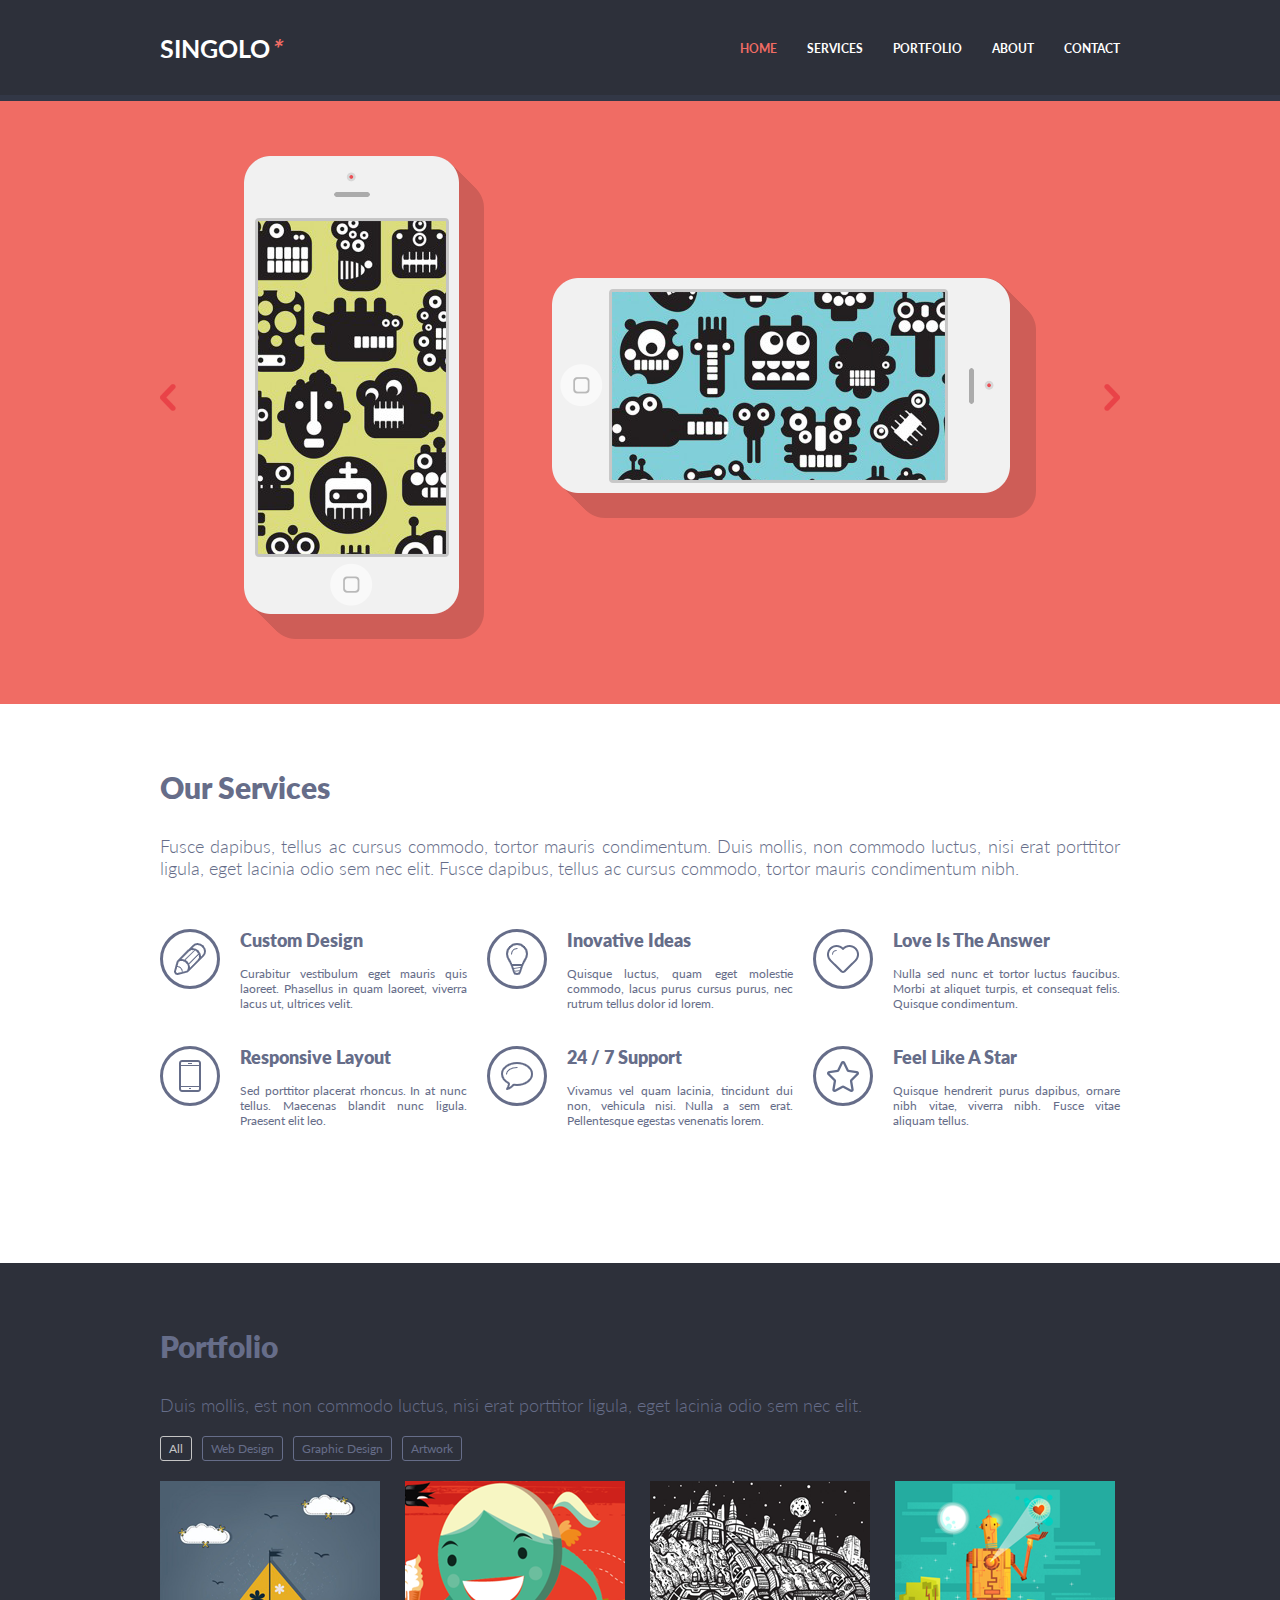
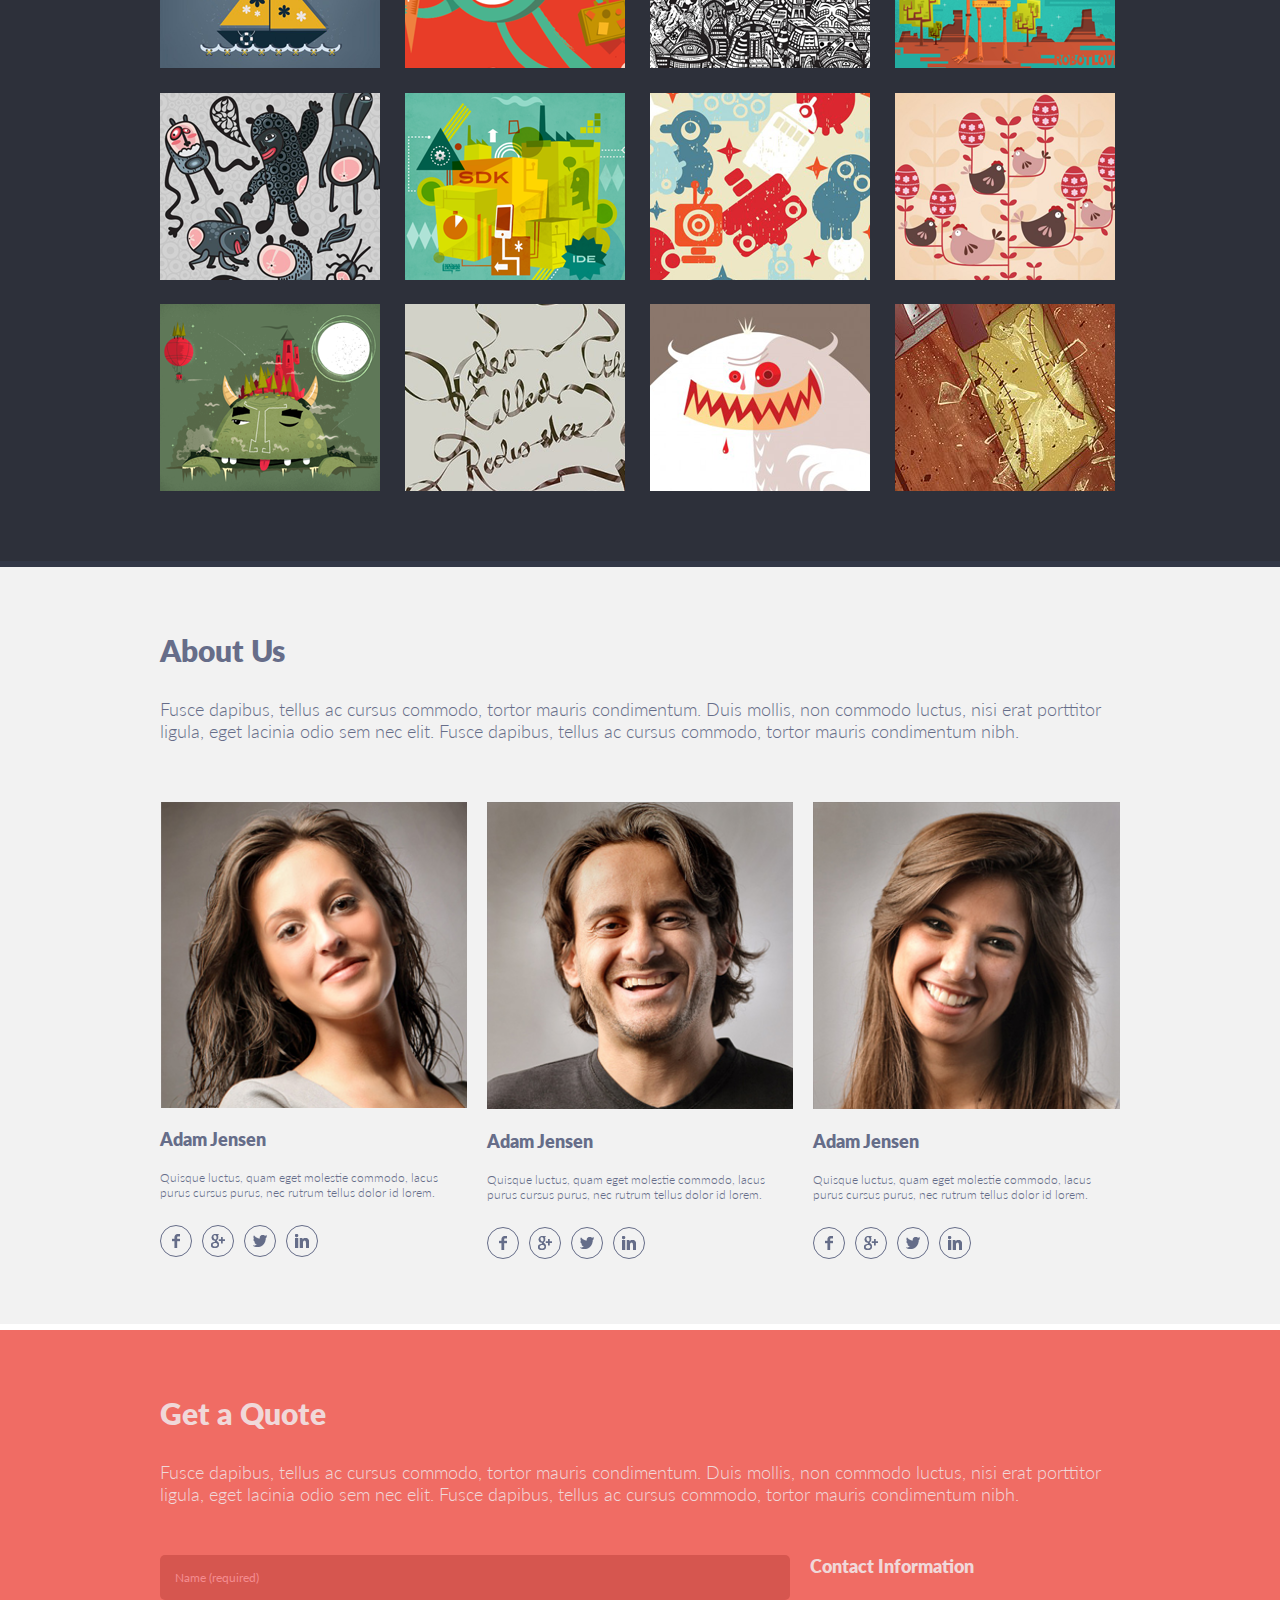
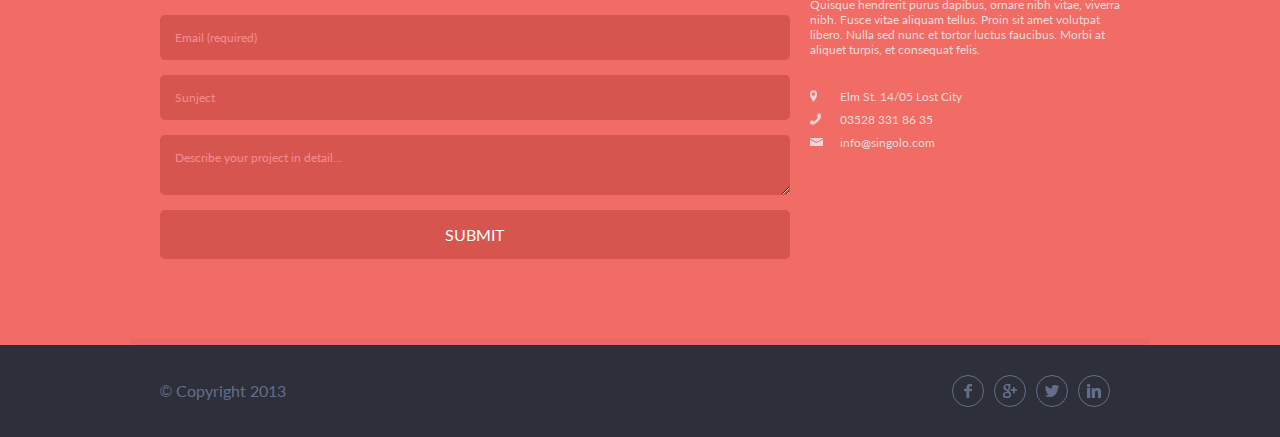
<file: index.html>
<!DOCTYPE html>
<html lang="en">
<head>
    <meta charset="UTF-8">
    <title>Title</title>
    <link rel="stylesheet" href="assets/fonts/lato/lato.css">
    <link rel="stylesheet" href="style.css">
</head>
<body>
    <header>
        <div class="container header_inner">
            <a href="#" class="logo">Singolo<i>*</i></a>
            <ul class="menu">
                <li><a href="#" class="active">Home</a></li>
                <li><a href="#">Services</a></li>
                <li><a href="#">Portfolio</a></li>
                <li><a href="#">About</a></li>
                <li><a href="#">Contact</a></li>
            </ul>
        </div>
    </header>

    <div class="slider">
        <div class="container slider_inner">
            <img src="assets/img/arrow-left.png" alt="Стрелка влево">
            <img src="assets/img/iphone_vertical.png" alt="iPhone вертикально">
            <img src="assets/img/iphone_horizontal.png" alt="iPhone горизонтально">
            <img src="assets/img/arrow-right.png" alt="Стрелка вправо">
        </div>
    </div>

    <div class="container discription">
        <h1 class="discription__title">Our Services</h1>
        <p class="discription__text">Fusce dapibus, tellus ac cursus commodo, tortor mauris condimentum. Duis mollis, non commodo luctus, nisi erat porttitor ligula, eget lacinia odio sem nec elit. Fusce dapibus, tellus ac cursus commodo, tortor mauris condimentum nibh.</p>
    </div>

    <div class="container">
        <div class="utp_wrap">
            <div class="utp">
                <div class="utp__icon">
                    <img src="assets/img/pen.png" alt="Иконка карандашь">
                </div>
                <div class="utp__info">
                    <h1 class="utp__title">Custom Design</h1>
                    <p class="utp__text">Curabitur vestibulum eget mauris quis laoreet. Phasellus in quam laoreet, viverra lacus ut, ultrices velit.</p>
                </div>
            </div>
            <div class="utp">
                <div class="utp__icon">
                    <img src="assets/img/bulb.png" alt="Иконка лампочка">
                </div>
                <div class="utp__info">
                    <h1 class="utp__title">Inovative Ideas</h1>
                    <p class="utp__text">Quisque luctus, quam eget molestie commodo, lacus purus cursus purus, nec rutrum tellus dolor id lorem.</p>
                </div>
            </div>
            <div class="utp">
                <div class="utp__icon">
                    <img src="assets/img/heart.png" alt="Иконка сердце">
                </div>
                <div class="utp__info">
                    <h1 class="utp__title">Love Is The Answer</h1>
                    <p class="utp__text">Nulla sed nunc et tortor luctus faucibus. Morbi at aliquet turpis, et consequat felis. Quisque condimentum.</p>
                </div>
            </div>
            <div class="utp">
                <div class="utp__icon">
                    <img src="assets/img/phone.png" alt="Иконка телефон">
                </div>
                <div class="utp__info">
                    <h1 class="utp__title">Responsive Layout</h1>
                    <p class="utp__text">Sed porttitor placerat rhoncus. In at nunc tellus. Maecenas blandit nunc ligula. Praesent elit leo.</p>
                </div>
            </div>
            <div class="utp">
                <div class="utp__icon">
                    <img src="assets/img/bubble.png" alt="Иконка поддержка">
                </div>
                <div class="utp__info">
                    <h1 class="utp__title">24 / 7 Support</h1>
                    <p class="utp__text">Vivamus vel quam lacinia, tincidunt dui non, vehicula nisi. Nulla a sem erat. Pellentesque egestas venenatis lorem.</p>
                </div>
            </div>
            <div class="utp">
                <div class="utp__icon">
                    <img src="assets/img/star.png" alt="Иконка звёздочка">
                </div>
                <div class="utp__info">
                    <h1 class="utp__title">Feel Like A Star</h1>
                    <p class="utp__text">Quisque hendrerit purus dapibus, ornare nibh vitae, viverra nibh. Fusce vitae aliquam tellus.</p>
                </div>
            </div>
        </div>
    </div>

    <section class="portfolio">
        <div class="container">
            <a href="#" class="title">Portfolio</a>
            <p class="text text-lg">Duis mollis, est non commodo luctus, nisi erat porttitor ligula, eget lacinia odio sem nec elit.</p>
            <ul class="portfolio__list">
                <li class="portfolio__list--active">All</li>
                <li>Web Design</li>
                <li>Graphic Design</li>
                <li>Artwork</li>
            </ul>
            <div class="portfolio_inner">
                <div class="portfolio__item"><img src="assets/img/portfolio_11.png" alt=""></div>
                <div class="portfolio__item"><img src="assets/img/portfolio_8.png" alt=""></div>
                <div class="portfolio__item"><img src="assets/img/portfolio_5.png" alt=""></div>
                <div class="portfolio__item"><img src="assets/img/portfolio_3.png" alt=""></div>
                <div class="portfolio__item"><img src="assets/img/portfolio_10.png" alt=""></div>
                <div class="portfolio__item"><img src="assets/img/portfolio_7.png" alt=""></div>
                <div class="portfolio__item"><img src="assets/img/portfolio_12.png" alt=""></div>
                <div class="portfolio__item"><img src="assets/img/portfolio_2.png" alt=""></div>
                <div class="portfolio__item"><img src="assets/img/portfolio_9.png" alt=""></div>
                <div class="portfolio__item"><img src="assets/img/portfolio_6.png" alt=""></div>
                <div class="portfolio__item"><img src="assets/img/portfolio_4.png" alt=""></div>
                <div class="portfolio__item"><img src="assets/img/portfolio_1.png" alt=""></div>
            </div>
        </div>
    </section>
    <section class="about">
        <div class="container">
            <h2 href="#" class="title">About Us</h2>
            <p class="text text-lg">Fusce dapibus, tellus ac cursus commodo, tortor mauris condimentum. Duis mollis, non commodo luctus, nisi erat porttitor ligula, eget lacinia odio sem nec elit. Fusce dapibus, tellus ac cursus commodo, tortor mauris condimentum nibh.</p>
            <div class="team">
                <div class="team__item">
                    <img src="assets/img/team_2.png" alt="">
                    <h6 class="team__title">Adam Jensen</h6>
                    <p class="text text-sm">Quisque luctus, quam eget molestie commodo, lacus purus cursus purus, nec rutrum tellus dolor id lorem.</p>
                    <ul class="team__social">
                        <li><a href="#"><img src="assets/img/facebook.png" alt=""></a></li>
                        <li><a href="#"><img src="assets/img/google+.png" alt=""></a></li>
                        <li><a href="#"><img src="assets/img/twitter.png" alt=""></a></li>
                        <li><a href="#"><img src="assets/img/linkedin.png" alt=""></a></li>
                    </ul>
                </div>
                <div class="team__item">
                    <img src="assets/img/team_3.png" alt="">
                    <h6 class="team__title">Adam Jensen</h6>
                    <p class="text text-sm">Quisque luctus, quam eget molestie commodo, lacus purus cursus purus, nec rutrum tellus dolor id lorem.</p>
                    <ul class="team__social">
                        <li><a href="#"><img src="assets/img/facebook.png" alt=""></a></li>
                        <li><a href="#"><img src="assets/img/google+.png" alt=""></a></li>
                        <li><a href="#"><img src="assets/img/twitter.png" alt=""></a></li>
                        <li><a href="#"><img src="assets/img/linkedin.png" alt=""></a></li>
                    </ul>
                </div>
                <div class="team__item">
                    <img src="assets/img/team_1.png" alt="">
                    <h6 class="team__title">Adam Jensen</h6>
                    <p class="text text-sm">Quisque luctus, quam eget molestie commodo, lacus purus cursus purus, nec rutrum tellus dolor id lorem.</p>
                    <ul class="team__social">
                        <li><a href="#"><img src="assets/img/facebook.png" alt=""></a></li>
                        <li><a href="#"><img src="assets/img/google+.png" alt=""></a></li>
                        <li><a href="#"><img src="assets/img/twitter.png" alt=""></a></li>
                        <li><a href="#"><img src="assets/img/linkedin.png" alt=""></a></li>
                    </ul>
                </div>
            </div>
        </div>
    </section>
    <section class="contacts">
        <div class="container">
            <a href="#" class="title text-pink">Get a Quote</a>
            <p class="text text-lg text-pink">Fusce dapibus, tellus ac cursus commodo, tortor mauris condimentum. Duis mollis, non commodo luctus, nisi erat porttitor ligula, eget lacinia odio sem nec elit. Fusce dapibus, tellus ac cursus commodo, tortor mauris condimentum nibh.</p>
        </div>
        <div class="container contacts_inner">
            <form class="form">
                <input type="text" class="form" placeholder="Name (required)" required>
                <input type="text" class="form" placeholder="Email (required)">
                <input type="text" class="form" placeholder="Sunject">
                <textarea class="form" placeholder="Describe your project in detail..."></textarea>
                <button class="form">Submit</button>
            </form>
            <div class="contacts__info">
                <h6 class="contacts__title title-sm text-pink">Contact Information</h6>
                <p class="contacts__text text text-sm text-pink">Quisque hendrerit purus dapibus, ornare nibh vitae, viverra nibh. Fusce vitae aliquam tellus. Proin sit amet volutpat libero. Nulla sed nunc et tortor luctus faucibus. Morbi at aliquet turpis, et consequat felis. </p>
                <ul class="contacts__list">
                    <li><img src="assets/img/location.png" alt=""> <span class="contacts__text text text-sm text-pink">Elm St. 14/05 Lost City</span></li>
                    <li><img src="assets/img/phone_footer.png" alt=""> <span class="contacts__text text text-sm text-pink">03528 331 86 35</span></li>
                    <li><img src="assets/img/mail.png" alt=""> <span class="contacts__text text text-sm text-pink">info@singolo.com</span></li>
                </ul>
            </div>
        </div>
    </section>
    <footer>
        <div class="container footer_wrap">
            <span class="footer__copyright">© Copyright 2013</span>
            <ul class="footer__social">
                <li><a href="#"><img src="assets/img/facebook.png" alt=""></a></li>
                <li><a href="#"><img src="assets/img/google+.png" alt=""></a></li>
                <li><a href="#"><img src="assets/img/twitter.png" alt=""></a></li>
                <li><a href="#"><img src="assets/img/linkedin.png" alt=""></a></li>
            </ul>
        </div>
    </footer>
</body>
</html>
</file>
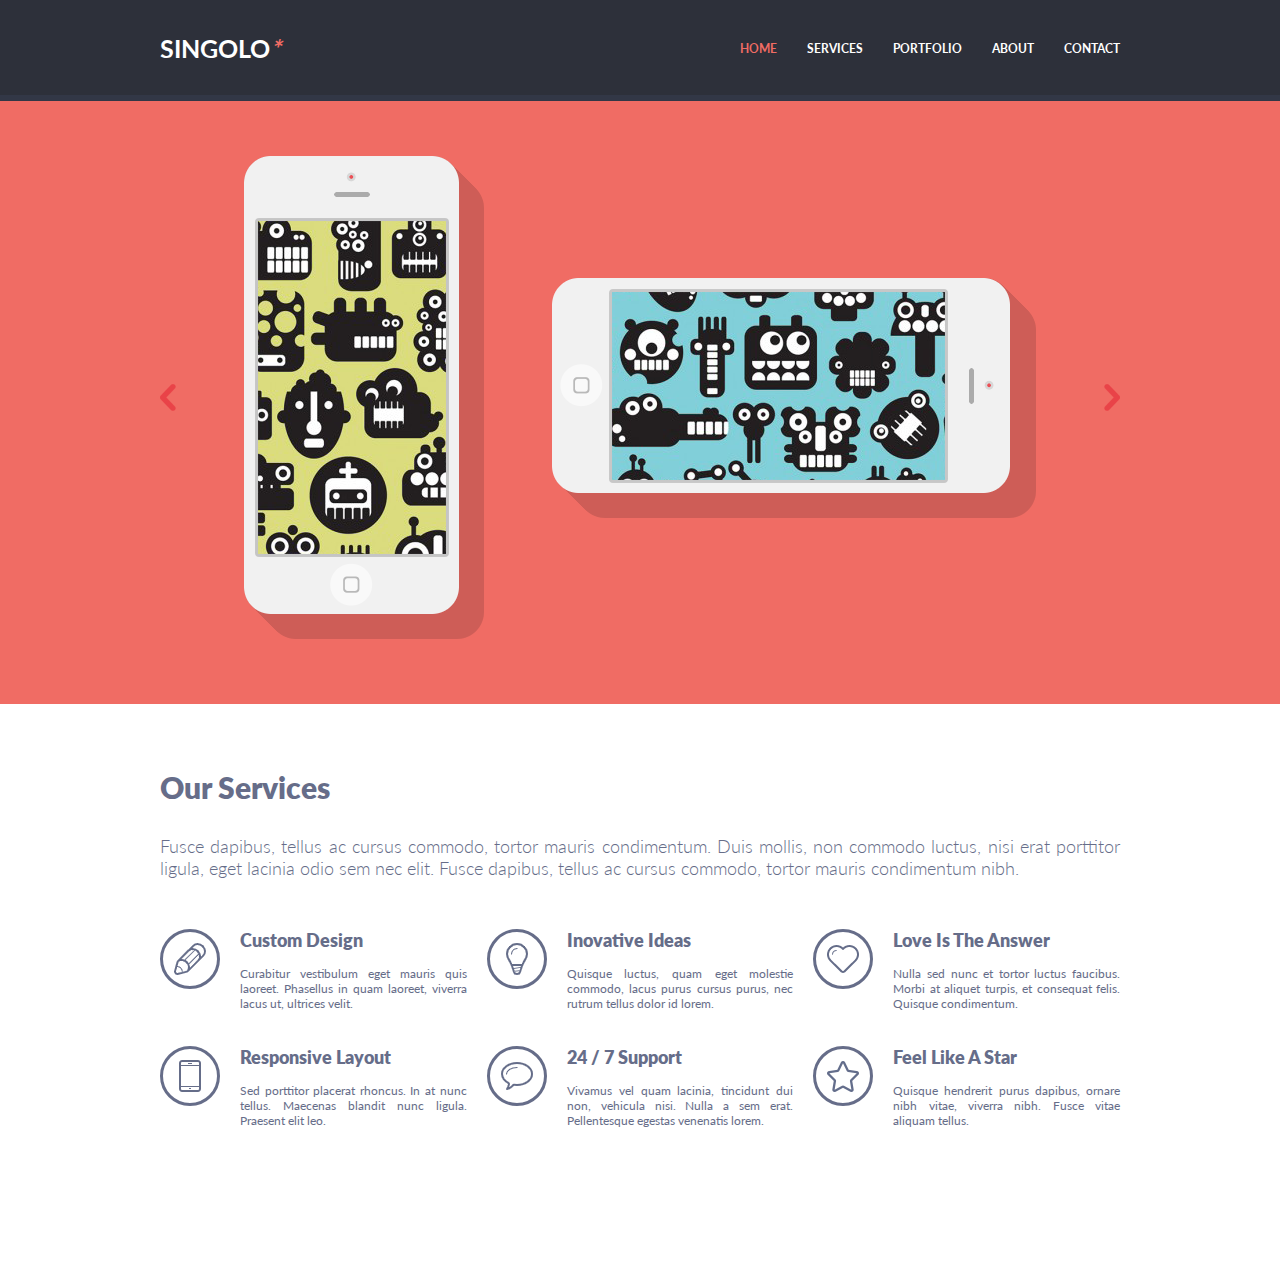
<file: singolo1.html>
<!DOCTYPE html>
<html lang="en">
<head>
    <meta charset="UTF-8">
    <title>Title</title>
    <link rel="stylesheet" href="singolo1.css">
    <link rel="stylesheet" href="assets/fonts/lato/lato.css">
</head>
<body>
    <header>
        <div class="container header_inner">
            <a href="#" class="logo">Singolo<i>*</i></a>
            <ul class="menu">
                <li><a href="#" class="active">Home</a></li>
                <li><a href="#">Services</a></li>
                <li><a href="#">Portfolio</a></li>
                <li><a href="#">About</a></li>
                <li><a href="#">Contact</a></li>
            </ul>
        </div>
    </header>

    <div class="slider">
        <div class="container slider_inner">
            <img src="assets/img/arrow-left.png" alt="Стрелка влево">
            <img src="assets/img/iphone_vertical.png" alt="iPhone вертикально">
            <img src="assets/img/iphone_horizontal.png" alt="iPhone горизонтально">
            <img src="assets/img/arrow-right.png" alt="Стрелка вправо">
        </div>
    </div>

    <div class="container discription">
        <h1 class="discription__title">Our Services</h1>
        <p class="discription__text">Fusce dapibus, tellus ac cursus commodo, tortor mauris condimentum. Duis mollis, non commodo luctus, nisi erat porttitor ligula, eget lacinia odio sem nec elit. Fusce dapibus, tellus ac cursus commodo, tortor mauris condimentum nibh.</p>
    </div>

    <div class="container">
        <div class="utp_wrap">
            <div class="utp">
                <div class="utp__icon">
                    <img src="assets/img/pen.png" alt="Иконка карандашь">
                </div>
                <div class="utp__info">
                    <h1 class="utp__title">Custom Design</h1>
                    <p class="utp__text">Curabitur vestibulum eget mauris quis laoreet. Phasellus in quam laoreet, viverra lacus ut, ultrices velit.</p>
                </div>
            </div>
            <div class="utp">
                <div class="utp__icon">
                    <img src="assets/img/bulb.png" alt="Иконка лампочка">
                </div>
                <div class="utp__info">
                    <h1 class="utp__title">Inovative Ideas</h1>
                    <p class="utp__text">Quisque luctus, quam eget molestie commodo, lacus purus cursus purus, nec rutrum tellus dolor id lorem.</p>
                </div>
            </div>
            <div class="utp">
                <div class="utp__icon">
                    <img src="assets/img/heart.png" alt="Иконка сердце">
                </div>
                <div class="utp__info">
                    <h1 class="utp__title">Love Is The Answer</h1>
                    <p class="utp__text">Nulla sed nunc et tortor luctus faucibus. Morbi at aliquet turpis, et consequat felis. Quisque condimentum.</p>
                </div>
            </div>
            <div class="utp">
                <div class="utp__icon">
                    <img src="assets/img/phone.png" alt="Иконка телефон">
                </div>
                <div class="utp__info">
                    <h1 class="utp__title">Responsive Layout</h1>
                    <p class="utp__text">Sed porttitor placerat rhoncus. In at nunc tellus. Maecenas blandit nunc ligula. Praesent elit leo.</p>
                </div>
            </div>
            <div class="utp">
                <div class="utp__icon">
                    <img src="assets/img/bubble.png" alt="Иконка поддержка">
                </div>
                <div class="utp__info">
                    <h1 class="utp__title">24 / 7 Support</h1>
                    <p class="utp__text">Vivamus vel quam lacinia, tincidunt dui non, vehicula nisi. Nulla a sem erat. Pellentesque egestas venenatis lorem.</p>
                </div>
            </div>
            <div class="utp">
                <div class="utp__icon">
                    <img src="assets/img/star.png" alt="Иконка звёздочка">
                </div>
                <div class="utp__info">
                    <h1 class="utp__title">Feel Like A Star</h1>
                    <p class="utp__text">Quisque hendrerit purus dapibus, ornare nibh vitae, viverra nibh. Fusce vitae aliquam tellus.</p>
                </div>
            </div>
        </div>
    </div>
</body>
</html>
</file>
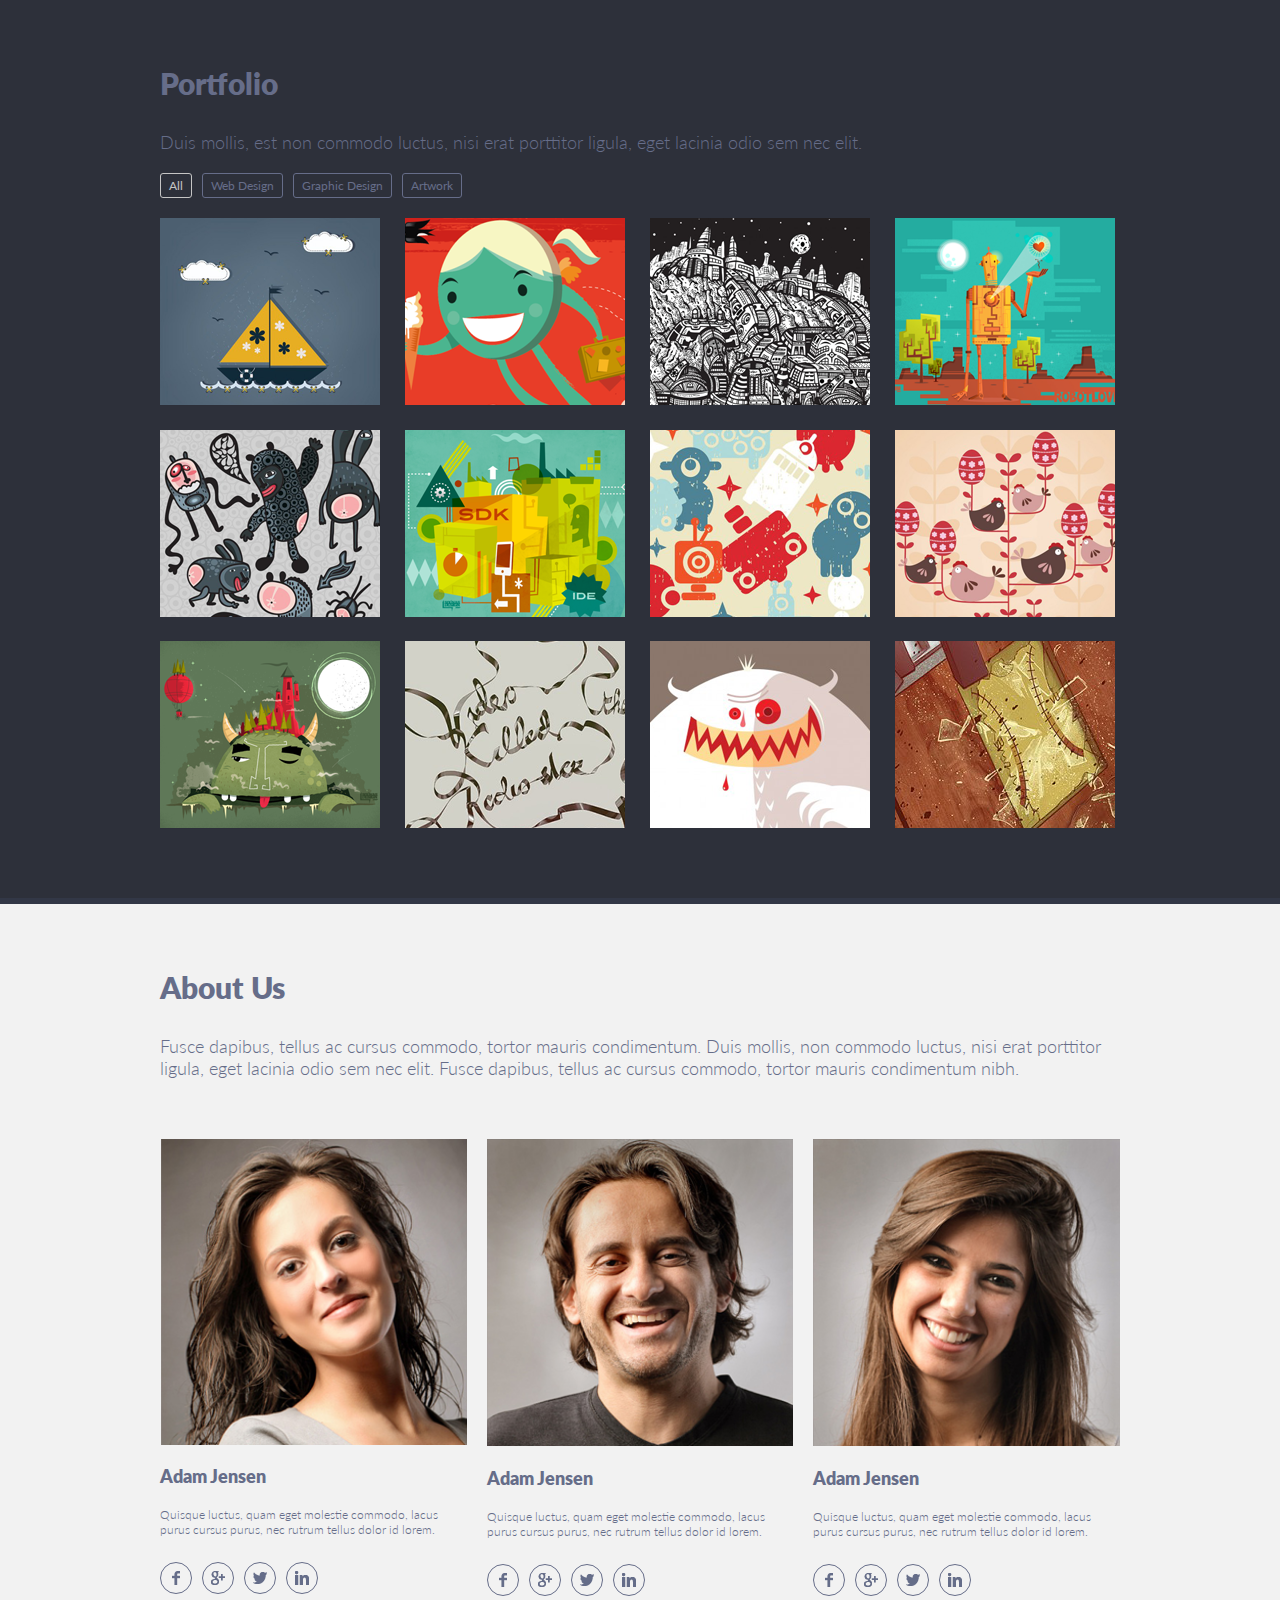
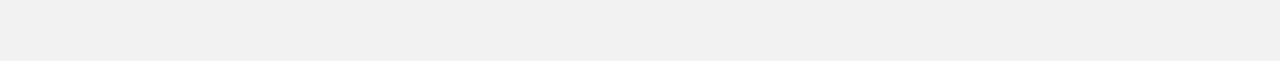
<file: singolo2.html>
<!DOCTYPE html>
<html lang="en">
<head>
    <meta charset="UTF-8">
    <title>Title</title>
    <link rel="stylesheet" href="singolo2.css">
    <link rel="stylesheet" href="assets/fonts/lato/lato.css">
</head>
<body>
    <header>
        <div class="container">
            <a href="#" class="title">Portfolio</a>
            <p class="text text-lg">Duis mollis, est non commodo luctus, nisi erat porttitor ligula, eget lacinia odio sem nec elit.</p>
        </div>
    </header>
    <section class="portfolio">
        <div class="container">
            <ul class="portfolio__list">
                <li class="portfolio__list--active">All</li>
                <li>Web Design</li>
                <li>Graphic Design</li>
                <li>Artwork</li>
            </ul>
            <div class="portfolio_inner">
                <div class="portfolio__item"><img src="assets/img/portfolio_11.png" alt=""></div>
                <div class="portfolio__item"><img src="assets/img/portfolio_8.png" alt=""></div>
                <div class="portfolio__item"><img src="assets/img/portfolio_5.png" alt=""></div>
                <div class="portfolio__item"><img src="assets/img/portfolio_3.png" alt=""></div>
                <div class="portfolio__item"><img src="assets/img/portfolio_10.png" alt=""></div>
                <div class="portfolio__item"><img src="assets/img/portfolio_7.png" alt=""></div>
                <div class="portfolio__item"><img src="assets/img/portfolio_12.png" alt=""></div>
                <div class="portfolio__item"><img src="assets/img/portfolio_2.png" alt=""></div>
                <div class="portfolio__item"><img src="assets/img/portfolio_9.png" alt=""></div>
                <div class="portfolio__item"><img src="assets/img/portfolio_6.png" alt=""></div>
                <div class="portfolio__item"><img src="assets/img/portfolio_4.png" alt=""></div>
                <div class="portfolio__item"><img src="assets/img/portfolio_1.png" alt=""></div>
            </div>
        </div>
    </section>
    <section class="about">
        <div class="container">
            <h2 href="#" class="title">About Us</h2>
            <p class="text text-lg">Fusce dapibus, tellus ac cursus commodo, tortor mauris condimentum. Duis mollis, non commodo luctus, nisi erat porttitor ligula, eget lacinia odio sem nec elit. Fusce dapibus, tellus ac cursus commodo, tortor mauris condimentum nibh.</p>
            <div class="team">
                <div class="team__item">
                    <img src="assets/img/team_2.png" alt="">
                    <h6 class="team__title">Adam Jensen</h6>
                    <p class="text text-sm">Quisque luctus, quam eget molestie commodo, lacus purus cursus purus, nec rutrum tellus dolor id lorem.</p>
                    <ul class="team__social">
                        <li><a href="#"><img src="assets/img/facebook.png" alt=""></a></li>
                        <li><a href="#"><img src="assets/img/google+.png" alt=""></a></li>
                        <li><a href="#"><img src="assets/img/twitter.png" alt=""></a></li>
                        <li><a href="#"><img src="assets/img/linkedin.png" alt=""></a></li>
                    </ul>
                </div>
                <div class="team__item">
                    <img src="assets/img/team_3.png" alt="">
                    <h6 class="team__title">Adam Jensen</h6>
                    <p class="text text-sm">Quisque luctus, quam eget molestie commodo, lacus purus cursus purus, nec rutrum tellus dolor id lorem.</p>
                    <ul class="team__social">
                        <li><a href="#"><img src="assets/img/facebook.png" alt=""></a></li>
                        <li><a href="#"><img src="assets/img/google+.png" alt=""></a></li>
                        <li><a href="#"><img src="assets/img/twitter.png" alt=""></a></li>
                        <li><a href="#"><img src="assets/img/linkedin.png" alt=""></a></li>
                    </ul>
                </div>
                <div class="team__item">
                    <img src="assets/img/team_1.png" alt="">
                    <h6 class="team__title">Adam Jensen</h6>
                    <p class="text text-sm">Quisque luctus, quam eget molestie commodo, lacus purus cursus purus, nec rutrum tellus dolor id lorem.</p>
                    <ul class="team__social">
                        <li><a href="#"><img src="assets/img/facebook.png" alt=""></a></li>
                        <li><a href="#"><img src="assets/img/google+.png" alt=""></a></li>
                        <li><a href="#"><img src="assets/img/twitter.png" alt=""></a></li>
                        <li><a href="#"><img src="assets/img/linkedin.png" alt=""></a></li>
                    </ul>
                </div>
            </div>
        </div>
    </section>
</body>
</html>
</file>
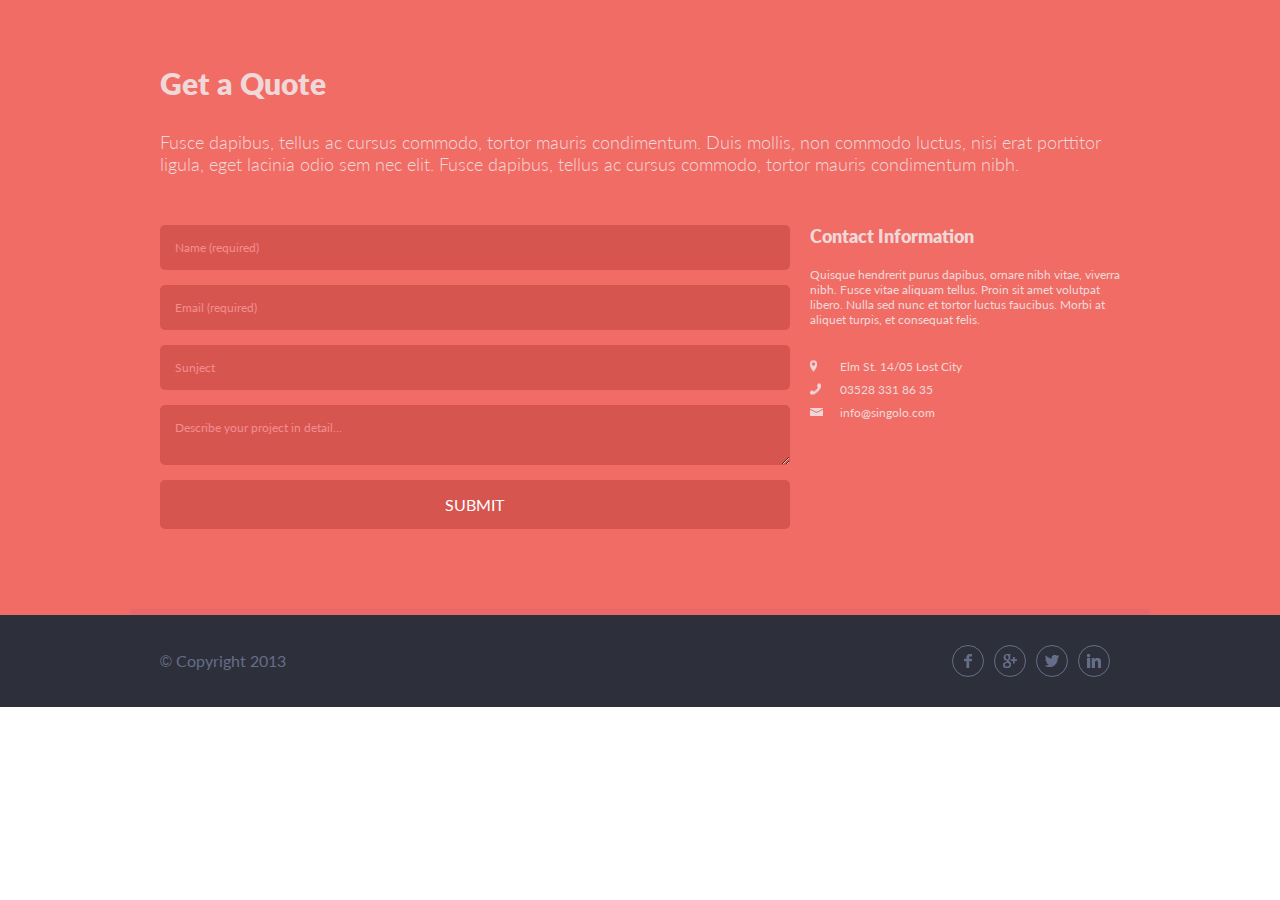
<file: singolo3.html>
<!DOCTYPE html>
<html lang="en">
<head>
    <meta charset="UTF-8">
    <title>Title</title>
    <link rel="stylesheet" href="singolo3.css">
    <link rel="stylesheet" href="assets/fonts/lato/lato.css">
</head>
<body>
    <header>
        <div class="container">
            <a href="#" class="title">Get a Quote</a>
            <p class="text text-lg">Fusce dapibus, tellus ac cursus commodo, tortor mauris condimentum. Duis mollis, non commodo luctus, nisi erat porttitor ligula, eget lacinia odio sem nec elit. Fusce dapibus, tellus ac cursus commodo, tortor mauris condimentum nibh.</p>
        </div>
    </header>
    <section class="contacts">
        <div class="container contacts_inner">
            <form class="form">
                <input type="text" class="form" placeholder="Name (required)" required>
                <input type="text" class="form" placeholder="Email (required)">
                <input type="text" class="form" placeholder="Sunject">
                <textarea class="form" placeholder="Describe your project in detail..."></textarea>
                <button class="form">Submit</button>
            </form>
            <div class="contacts__info">
                <h6 class="contacts__title title-sm">Contact Information</h6>
                <p class="contacts__text text text-sm">Quisque hendrerit purus dapibus, ornare nibh vitae, viverra nibh. Fusce vitae aliquam tellus. Proin sit amet volutpat libero. Nulla sed nunc et tortor luctus faucibus. Morbi at aliquet turpis, et consequat felis. </p>
                <ul class="contacts__list">
                    <li><img src="assets/img/location.png" alt=""> <span class="contacts__text text text-sm">Elm St. 14/05 Lost City</span></li>
                    <li><img src="assets/img/phone_footer.png" alt=""> <span class="contacts__text text text-sm">03528 331 86 35</span></li>
                    <li><img src="assets/img/mail.png" alt=""> <span class="contacts__text text text-sm">info@singolo.com</span></li>
                </ul>
            </div>
        </div>
    </section>
    <footer>
        <div class="container footer_wrap">
            <span class="footer__copyright">© Copyright 2013</span>
            <ul class="footer__social">
                <li><a href="#"><img src="assets/img/facebook.png" alt=""></a></li>
                <li><a href="#"><img src="assets/img/google+.png" alt=""></a></li>
                <li><a href="#"><img src="assets/img/twitter.png" alt=""></a></li>
                <li><a href="#"><img src="assets/img/linkedin.png" alt=""></a></li>
            </ul>
        </div>
    </footer>
</body>
</html>
</file>
<file: assets/fonts/lato/lato.css>
@font-face {
    font-family: 'Lato';
    src: local('Lato Hairline'), local('Lato-Hairline'), url('latohairline.woff2') format('woff2'), url('latohairline.woff') format('woff'), url('latohairline.ttf') format('truetype');
    font-weight: 100;
    font-style: normal;
}
@font-face {
    font-family: 'Lato';
    src: local('Lato Hairline Italic'), local('Lato-HairlineItalic'), url('latohairlineitalic.woff2') format('woff2'), url('latohairlineitalic.woff') format('woff'), url('latohairlineitalic.ttf') format('truetype');
    font-weight: 100;
    font-style: italic;
}
@font-face {
    font-family: 'Lato';
    src: local('Lato Thin'), local('Lato-Thin'), url('latothin.woff2') format('woff2'), url('latothin.woff') format('woff'), url('latothin.ttf') format('truetype');
    font-weight: 200;
    font-style: normal;
}
@font-face {
    font-family: 'Lato';
    src: local('Lato Thin Italic'), local('Lato-ThinItalic'), url('latothinitalic.woff2') format('woff2'), url('latothinitalic.woff') format('woff'), url('latothinitalic.ttf') format('truetype');
    font-weight: 200;
    font-style: italic;
}
@font-face {
    font-family: 'Lato Light';
    src: local('Lato Light'), local('Lato-Light'), url('latolight.woff2') format('woff2'), url('latolight.woff') format('woff'), url('latolight.ttf') format('truetype');
    font-weight: 300;
    font-style: normal;
}
@font-face {
    font-family: 'Lato';
    src: local('Lato Light Italic'), local('Lato-LightItalic'), url('latolightitalic.woff2') format('woff2'), url('latolightitalic.woff') format('woff'), url('latolightitalic.ttf') format('truetype');
    font-weight: 300;
    font-style: italic;
}
@font-face {
    font-family: 'Lato Regular';
    src: local('Lato Regular'), local('Lato-Regular'), url('latoregular.woff2') format('woff2'), url('latoregular.woff') format('woff'), url('latoregular.ttf') format('truetype');
    font-weight: 400;
    font-style: normal;
}
@font-face {
    font-family: 'Lato';
    src: local('Lato Italic'), local('Lato-Italic'), url('latoitalic.woff2') format('woff2'), url('latoitalic.woff') format('woff'), url('latoitalic.ttf') format('truetype');
    font-weight: 400;
    font-style: italic;
}
@font-face {
    font-family: 'Lato';
    src: local('Lato Medium'), local('Lato-Medium'), url('latomedium.woff2') format('woff2'), url('latomedium.woff') format('woff'), url('latomedium.ttf') format('truetype');
    font-weight: 500;
    font-style: normal;
}
@font-face {
    font-family: 'Lato';
    src: local('Lato Medium Italic'), local('Lato-MediumItalic'), url('latomediumitalic.woff2') format('woff2'), url('latomediumitalic.woff') format('woff'), url('latomediumitalic.ttf') format('truetype');
    font-weight: 500;
    font-style: italic;
}
@font-face {
    font-family: 'Lato';
    src: local('Lato Semibold'), local('Lato-Semibold'), url('latosemibold.woff2') format('woff2'), url('latosemibold.woff') format('woff'), url('latosemibold.ttf') format('truetype');
    font-weight: 600;
    font-style: normal;
}
@font-face {
    font-family: 'Lato';
    src: local('Lato Semibold Italic'), local('Lato-SemiboldItalic'), url('latosemibolditalic.woff2') format('woff2'), url('latosemibolditalic.woff') format('woff'), url('latosemibolditalic.ttf') format('truetype');
    font-weight: 600;
    font-style: italic;
}
@font-face {
    font-family: 'Lato Bold';
    src: local('Lato Bold'), local('Lato-Bold'), url('latobold.woff2') format('woff2'), url('latobold.woff') format('woff'), url('latobold.ttf') format('truetype');
    font-weight: 700;
    font-style: normal;
}
@font-face {
    font-family: 'Lato';
    src: local('Lato Bold Italic'), local('Lato-BoldItalic'), url('latobolditalic.woff2') format('woff2'), url('latobolditalic.woff') format('woff'), url('latobolditalic.ttf') format('truetype');
    font-weight: 700;
    font-style: italic;
}
@font-face {
    font-family: 'Lato';
    src: local('Lato Heavy'), local('Lato-Heavy'), url('latoheavy.woff2') format('woff2'), url('latoheavy.woff') format('woff'), url('latoheavy.ttf') format('truetype');
    font-weight: 800;
    font-style: normal;
}
@font-face {
    font-family: 'Lato';
    src: local('Lato Heavy Italic'), local('Lato-HeavyItalic'), url('latoheavyitalic.woff2') format('woff2'), url('latoheavyitalic.woff') format('woff'), url('latoheavyitalic.ttf') format('truetype');
    font-weight: 800;
    font-style: italic;
}
@font-face {
    font-family: 'Lato Black';
    src: local('Lato Black'), local('Lato-Black'), url('latoblack.woff2') format('woff2'), url('latoblack.woff') format('woff'), url('latoblack.ttf') format('truetype');
    font-weight: 900;
    font-style: normal;
}
@font-face {
    font-family: 'Lato';
    src: local('Lato Black Italic'), local('Lato-BlackItalic'), url('latoblackitalic.woff2') format('woff2'), url('latoblackitalic.woff') format('woff'), url('latoblackitalic.ttf') format('truetype');
    font-weight: 900;
    font-style: italic;
}
</file>
<file: style.css>
*{
    box-sizing: border-box;
    padding: 0;
    margin: 0;
}
.container{
    width: 1020px;
    padding-left: 30px;
    padding-right: 30px;
    margin: 0 auto;
}

header{
    background-color: #2d303a;
    border-bottom: 6px solid #323746;
}
.header_inner{
    height: 95px;
    display: flex;
    justify-content: space-between;
    align-items: center;
}
.logo{
    width: auto;
    font-family: "Lato Bold", sans-serif;
    text-transform: uppercase;
    font-size: 25px;
    color: #fff;
    text-decoration: none;
}
.logo i{
    color: #f06c64;
}
.menu{
    display: flex;
    list-style: none;
    margin: 0 -15px;
}
.menu a{
    font-family: "Lato Bold", sans-serif;
    text-transform: uppercase;
    font-size: 12px;
    color: #fff;
    text-decoration: none;
    margin: 0 15px;
}
.menu a.active{
    color: #f06c64;
}
.menu a:hover{
    color: #f06c64;
}

.slider{
    background-color: #f06c64;
}
.slider_inner{
    padding-top: 55px;
    padding-bottom: 65px;
    display: flex;
    justify-content: space-between;
    align-items: center;
}

.discription{
    margin-top: 65px;
    margin-bottom: 50px;
}
.discription__title{
    margin-bottom: 30px;
    font-family: "Lato Black", sans-serif;
    font-size: 30px;
    color: #666d89;
}
.discription__text{
    font-family: "Lato Light", sans-serif;
    font-size: 18px;
    color: #666d89;
    text-align: justify;
}

.utp_wrap{
    margin: 0 -10px 100px -10px;
    display: flex;
    flex-wrap: wrap;
}
.utp{
    width: calc( 100% / 3 - 10px * 2 );
    margin: 0 10px 35px 10px;
    display: flex;
    justify-content: space-between;
    align-items: flex-start;
}
.utp__icon{
    display: flex;
    align-items: center;
    justify-content: center;
    flex: none;
    width: 60px;
    height: 60px;
    margin-right: 20px;
    border: 3px solid #666d89;
    border-radius: 50%;
}
.utp__info{

}
.utp__title{
    margin-bottom: 15px;
    font-family: "Lato Black", sans-serif;
    font-size: 18px;
    color: #666d89;
}
.utp__text{
    font-family: "Lato Regular", sans-serif;
    font-size: 12px;
    color: #666d89;
    text-align: justify;
}


.title{
    display: inline-block;
    margin-top: 65px;
    margin-bottom: 30px;
    font-family: "Lato Black", sans-serif;
    font-size: 30px;
    color: #666d89;
    text-decoration: none;
}
.text{
    font-family: "Lato Light", sans-serif;
    color: #666d89;
}
.text-lg{
    font-size: 18px;
}
.text-sm{
    font-size: 12px;
}

.portfolio{
    background-color: #2d303a;
    border-bottom: 6px solid #323746;
}
.portfolio__list{
    display: flex;
    margin-top: 20px;
    list-style: none;
}
.portfolio__list li{
    padding: 4px 8px;
    margin-right: 10px;
    font-family: "Lato Regular", sans-serif;
    font-size: 12px;
    color: #666d89;
    border: 1px solid #666d89;
    border-radius: 3px;
    cursor: pointer;
}
.portfolio__list li:hover, .portfolio__list li.portfolio__list--active{
    color: #c5c5c5;
    border: 1px solid #c5c5c5;
}
.portfolio_inner{
    display: flex;
    flex-wrap: wrap;
    margin: 10px -10px 0 -10px;
    padding-bottom: 55px;
}
.portfolio__item{
    width: calc(100% / 4 - 20px);
    margin: 10px;
}

.about{
    background-color: #f2f2f2;
    border-bottom: 6px solid #fff;
}
.team{
    display: flex;
    flex-wrap: wrap;
    margin: 50px -10px 55px -10px;
}
.team__item{
    display: flex;
    flex-direction: column;
    width: calc(100% / 3 - 20px);
    margin: 10px;
}
.team__title{
    margin: 20px 0;
    font-family: "Lato Black", sans-serif;
    font-size: 18px;
    color: #666d89;
}
.team__social{
    display: flex;
    margin-top: 25px;
    list-style: none;
}
.team__social li{
    display: flex;
    justify-content: center;
    align-items: center;
    width: 32px;
    height: 32px;
    margin-right: 10px;
    border: 1px solid #666d89;
    border-radius: 50%;
}
.team__social li img{
    display: block;
}

.title-sm{
    font-family: "Lato Black", sans-serif;
    font-size: 18px;
    color: #f0d8d9;
}

.contacts{
    background-color: #f06c64;
}
.contacts_inner{
    display: flex;
    justify-content: space-between;
    padding: 50px 30px 65px 30px;
    border-bottom: 6px solid #ea676b;
}
.form{
    width: calc(100% * 8 / 12 - 10px);
    margin-right: 10px;
}
.text-pink{
    color: #f0d8d9;
}
.form input, .form textarea, .form button{
    display: block;
    width: 100%;
    margin-bottom: 15px;
    padding: 15px;
    border: none;
    outline: none;
    background-color: #d6564f;
    font-family: "Lato Regular", sans-serif;
    font-size: 12px;
    border-radius: 5px;
}

.form button {
    text-transform: uppercase;
    font-size: 16px;
    color: #fff;
}

.form button:hover {
    background-color: #53ff88;
    transition: 0.5s linear;
}

input::-webkit-input-placeholder, textarea::-webkit-input-placeholder { color: #f48c8f; }
.contacts__info{
    width: calc(100% * 4 / 12 - 10px);
    margin-left: 10px;
}
.contacts__title{
    margin-bottom: 20px;
}
.contacts__text{
    font-family: "Lato Regular", sans-serif;
}
.contacts__list{
    margin-top: 30px;
    list-style: none;
}
.contacts__list li{
    position: relative;
    margin-bottom: 5px;
    padding-left: 30px;
}
.contacts__list img{
    position: absolute;
    left: 0;
    top: 50%;
    transform: translateY(-50%);
}


footer{
    padding: 30px 0;
    background-color: #2d303a;
}
.footer_wrap{
    display: flex;
    justify-content: space-between;
    align-items: center;

}
.footer__copyright{
    color: #666d89;
    font-family: "Lato Regular", sans-serif;
}
.footer__social{
    display: flex;
    list-style: none;
}
.footer__social li{
    display: flex;
    justify-content: center;
    align-items: center;
    width: 32px;
    height: 32px;
    margin-right: 10px;
    border: 1px solid #666d89;
    border-radius: 50%;
}
.footer__social li img{
    display: block;
}
</file>
<file: singolo1.css>
*{
    box-sizing: border-box;
    padding: 0;
    margin: 0;
}
.container{
    width: 1020px;
    padding-left: 30px;
    padding-right: 30px;
    margin: 0 auto;
}

header{
    background-color: #2d303a;
    border-bottom: 6px solid #323746;
}
.header_inner{
    height: 95px;
    display: flex;
    justify-content: space-between;
    align-items: center;
}
.logo{
    width: auto;
    font-family: "Lato Bold", sans-serif;
    text-transform: uppercase;
    font-size: 25px;
    color: #fff;
    text-decoration: none;
}
.logo i{
    color: #f06c64;
}
.menu{
    display: flex;
    list-style: none;
    margin: 0 -15px;
}
.menu a{
    font-family: "Lato Bold", sans-serif;
    text-transform: uppercase;
    font-size: 12px;
    color: #fff;
    text-decoration: none;
    margin: 0 15px;
}
.menu a.active{
    color: #f06c64;
}
.menu a:hover{
    color: #f06c64;
}

.slider{
    background-color: #f06c64;
}
.slider_inner{
    padding-top: 55px;
    padding-bottom: 65px;
    display: flex;
    justify-content: space-between;
    align-items: center;
}

.discription{
    margin-top: 65px;
    margin-bottom: 50px;
}
.discription__title{
    margin-bottom: 30px;
    font-family: "Lato Black", sans-serif;
    font-size: 30px;
    color: #666d89;
}
.discription__text{
    font-family: "Lato Light", sans-serif;
    font-size: 18px;
    color: #666d89;
    text-align: justify;
}

.utp_wrap{
    margin: 0 -10px 100px -10px;
    display: flex;
    flex-wrap: wrap;
}
.utp{
    width: calc( 100% / 3 - 10px * 2 );
    margin: 0 10px 35px 10px;
    display: flex;
    justify-content: space-between;
    align-items: flex-start;
}
.utp__icon{
    display: flex;
    align-items: center;
    justify-content: center;
    flex: none;
    width: 60px;
    height: 60px;
    margin-right: 20px;
    border: 3px solid #666d89;
    border-radius: 50%;
}
.utp__info{

}
.utp__title{
    margin-bottom: 15px;
    font-family: "Lato Black", sans-serif;
    font-size: 18px;
    color: #666d89;
}
.utp__text{
    font-family: "Lato Regular", sans-serif;
    font-size: 12px;
    color: #666d89;
    text-align: justify;
}
</file>
<file: singolo2.css>
*{
    box-sizing: border-box;
    padding: 0;
    margin: 0;
}
.container{
    width: 1020px;
    padding-left: 30px;
    padding-right: 30px;
    margin: 0 auto;
}

header{
    background-color: #2d303a;
}
.title{
    display: inline-block;
    margin-top: 65px;
    margin-bottom: 30px;
    font-family: "Lato Black", sans-serif;
    font-size: 30px;
    color: #666d89;
    text-decoration: none;
}
.text{
    font-family: "Lato Light", sans-serif;
    color: #666d89;
}
.text-lg{
    font-size: 18px;
}
.text-sm{
    font-size: 12px;
}

.portfolio{
    padding-top: 20px;
    background-color: #2d303a;
    border-bottom: 6px solid #323746;
}
.portfolio__list{
    display: flex;
    list-style: none;
}
.portfolio__list li{
    padding: 4px 8px;
    margin-right: 10px;
    font-family: "Lato Regular", sans-serif;
    font-size: 12px;
    color: #666d89;
    border: 1px solid #666d89;
    border-radius: 3px;
    cursor: pointer;
}
.portfolio__list li:hover, .portfolio__list li.portfolio__list--active{
    color: #c5c5c5;
    border: 1px solid #c5c5c5;
}
.portfolio_inner{
    display: flex;
    flex-wrap: wrap;
    margin: 10px -10px 0 -10px;
    padding-bottom: 55px;
}
.portfolio__item{
    width: calc(100% / 4 - 20px);
    margin: 10px;
}

.about{
    background-color: #f2f2f2;
    border-bottom: 6px solid #fff;
}
.team{
    display: flex;
    flex-wrap: wrap;
    margin: 50px -10px 55px -10px;
}
.team__item{
    display: flex;
    flex-direction: column;
    width: calc(100% / 3 - 20px);
    margin: 10px;
}
.team__title{
    margin: 20px 0;
    font-family: "Lato Black", sans-serif;
    font-size: 18px;
    color: #666d89;
}
.team__social{
    display: flex;
    margin-top: 25px;
    list-style: none;
}
.team__social li{
    display: flex;
    justify-content: center;
    align-items: center;
    width: 32px;
    height: 32px;
    margin-right: 10px;
    border: 1px solid #666d89;
    border-radius: 50%;
}
.team__social li img{
    display: block;
}
</file>
<file: singolo3.css>
*{
    box-sizing: border-box;
    padding: 0;
    margin: 0;
}
.container{
    width: 1020px;
    padding-left: 30px;
    padding-right: 30px;
    margin: 0 auto;
}

header{
    background-color: #f06c64;
}
.title{
    display: inline-block;
    margin-top: 65px;
    margin-bottom: 30px;
    font-family: "Lato Black", sans-serif;
    font-size: 30px;
    color: #f0d8d9;
    text-decoration: none;
}
.title-sm{
    font-family: "Lato Black", sans-serif;
    font-size: 18px;
    color: #f0d8d9;
}
.text{
    font-family: "Lato Light", sans-serif;
    color: #f0d8d9;
}
.text-lg{
    font-size: 18px;
}
.text-sm{
    font-size: 12px;
}

.contacts{
    background-color: #f06c64;
}
.contacts_inner{
    display: flex;
    justify-content: space-between;
    padding: 50px 30px 65px 30px;
    border-bottom: 6px solid #ea676b;
}
.form{
    width: calc(100% * 8 / 12 - 10px);
    margin-right: 10px;
}
.form input, .form textarea, .form button{
    display: block;
    width: 100%;
    margin-bottom: 15px;
    padding: 15px;
    border: none;
    outline: none;
    background-color: #d6564f;
    font-family: "Lato Regular", sans-serif;
    font-size: 12px;
    border-radius: 5px;
}

.form button {
    text-transform: uppercase;
    font-size: 16px;
    color: #fff;
}

.form button:hover {
    background-color: #53ff88;
    transition: 0.5s linear;
}

input::-webkit-input-placeholder, textarea::-webkit-input-placeholder { color: #f48c8f; }
.contacts__info{
    width: calc(100% * 4 / 12 - 10px);
    margin-left: 10px;
}
.contacts__title{
    margin-bottom: 20px;
}
.contacts__text{
    font-family: "Lato Regular", sans-serif;
}
.contacts__list{
    margin-top: 30px;
    list-style: none;
}
.contacts__list li{
    position: relative;
    margin-bottom: 5px;
    padding-left: 30px;
}
.contacts__list img{
    position: absolute;
    left: 0;
    top: 50%;
    transform: translateY(-50%);
}


footer{
    padding: 30px 0;
    background-color: #2d303a;
}
.footer_wrap{
    display: flex;
    justify-content: space-between;
    align-items: center;

}
.footer__copyright{
    color: #666d89;
    font-family: "Lato Regular", sans-serif;
}
.footer__social{
    display: flex;
    list-style: none;
}
.footer__social li{
    display: flex;
    justify-content: center;
    align-items: center;
    width: 32px;
    height: 32px;
    margin-right: 10px;
    border: 1px solid #666d89;
    border-radius: 50%;
}
.footer__social li img{
    display: block;
}
</file>
